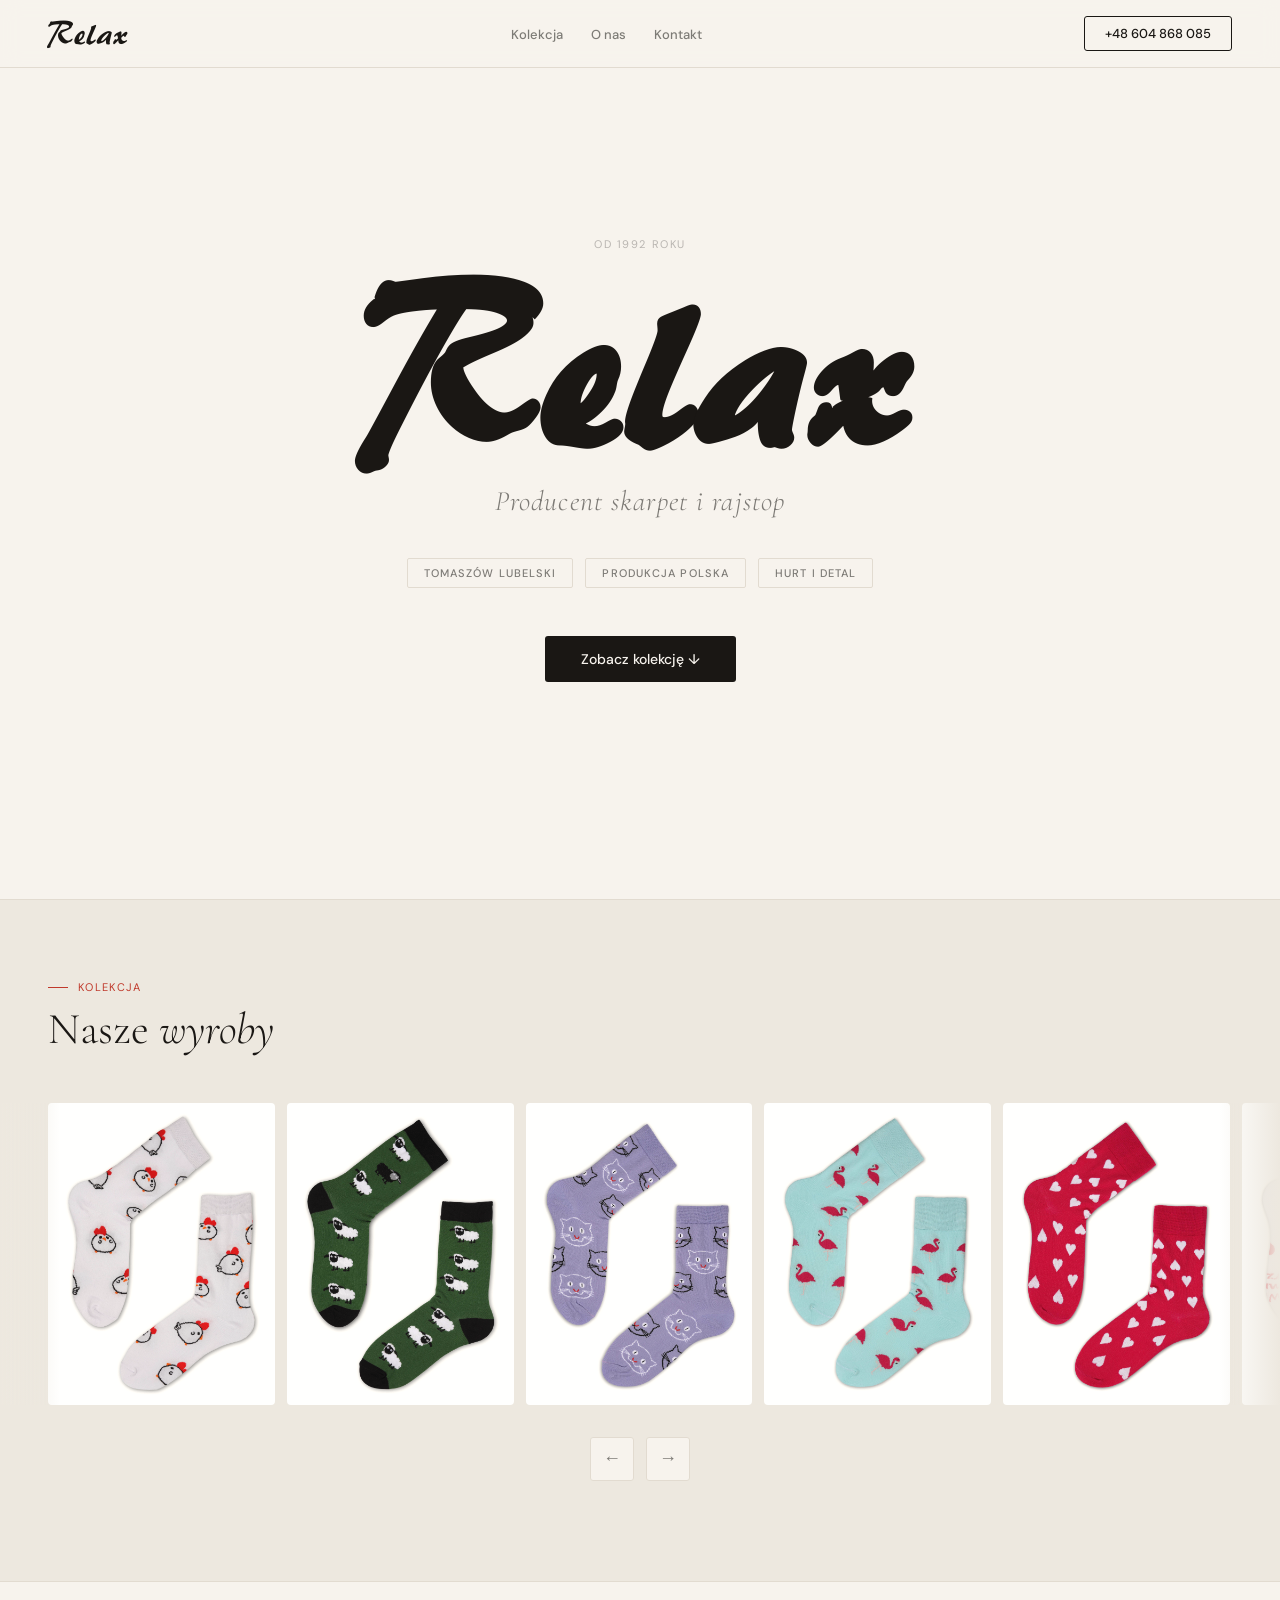
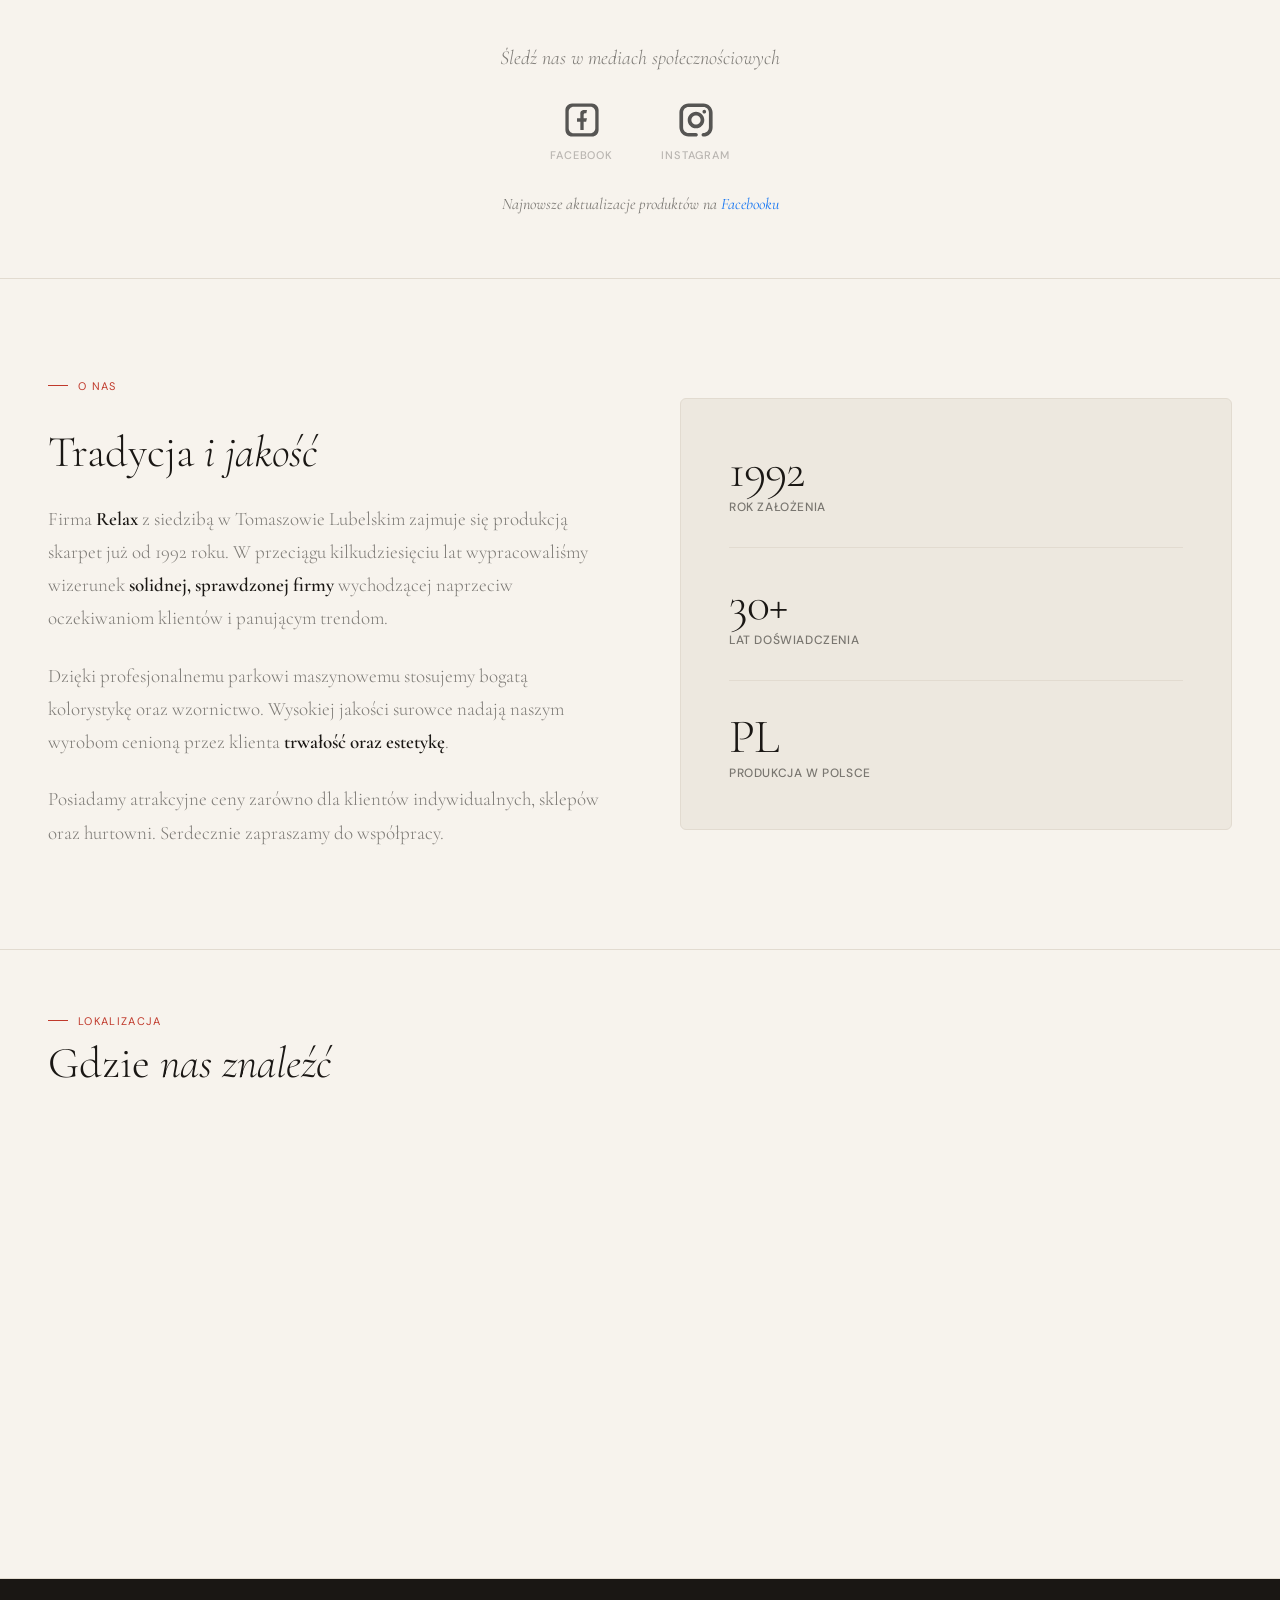
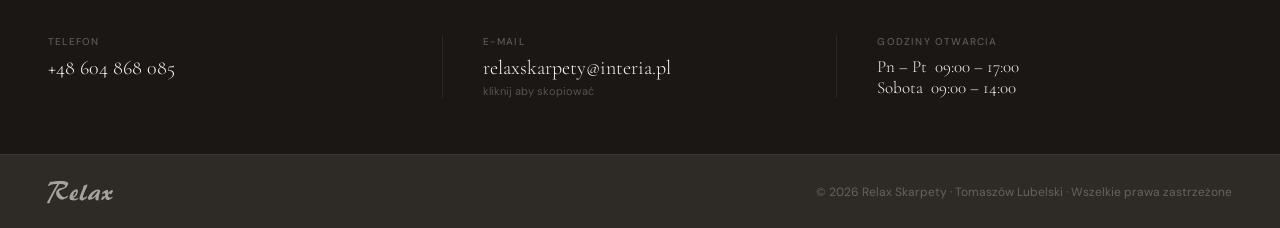
<file: legacy/site-2026-09-06/index.html>
<!DOCTYPE html>
<html lang="pl">
<head>
<meta charset="UTF-8">
<meta name="viewport" content="width=device-width, initial-scale=1.0">
<meta name="google-site-verification" content="TSP7MWj75XGU5eLMUehEuxETIdaj9AF4-_jXNBd8kJw" />
<title>Relax Skarpety — Tomaszów Lubelski</title>
<link rel="icon" type="image/png" href="icons/favicon.png">
<link rel="preconnect" href="https://fonts.googleapis.com">
<link href="https://fonts.googleapis.com/css2?family=Cormorant+Garamond:ital,wght@0,300;0,400;0,600;1,300;1,400&family=DM+Sans:wght@400;500&display=swap" rel="stylesheet">
<style>
@font-face {
  font-family: 'Brush 445';
  src: url('fonts/brush-445.woff2') format('woff2'),
       url('fonts/brush-445.woff') format('woff');
}

*, *::before, *::after { box-sizing: border-box; margin: 0; padding: 0; }

:root {
  --cream:    #f7f3ed;
  --cream-2:  #ede8df;
  --cream-3:  #e2dbd0;
  --ink:      #1a1714;
  --ink-2:    #2e2a26;
  --ink-soft: rgba(26,23,20,0.55);
  --ink-dim:  rgba(26,23,20,0.28);
  --rust:     #c0392b;
  --font-display: 'Brush 445', cursive;
  --font-serif:   'Cormorant Garamond', serif;
  --font-body:    'DM Sans', sans-serif;
}

html { scroll-behavior: smooth; }
body { background: var(--cream); color: var(--ink); font-family: var(--font-body); overflow-x: hidden; }

/* ── NAV ── */
nav {
  position: fixed; top: 0; left: 0; right: 0; z-index: 200;
  display: flex; align-items: center; justify-content: space-between;
  padding: 16px 48px;
  background: rgba(247,243,237,0.92);
  backdrop-filter: blur(10px);
  border-bottom: 1px solid var(--cream-3);
}
.nav-brand { font-family: var(--font-display); font-size: 32px; color: var(--ink); text-decoration: none; line-height: 1; }
.nav-links { display: flex; gap: 28px; list-style: none; }
.nav-links a { font-size: 13px; font-weight: 500; color: var(--ink-soft); text-decoration: none; transition: color 0.15s; }
.nav-links a:hover { color: var(--ink); }
.nav-contact { font-size: 13px; font-weight: 500; color: var(--ink); text-decoration: none; padding: 8px 20px; border: 1px solid var(--ink); border-radius: 3px; transition: background 0.15s, color 0.15s; }
.nav-contact:hover { background: var(--ink); color: var(--cream); }

/* ── HERO ── */
.hero {
  min-height: 100vh;
  display: flex; flex-direction: column;
  align-items: center; justify-content: center;
  padding: 100px 48px 80px;
  text-align: center;
  border-bottom: 1px solid var(--cream-3);
}
.hero-rule { display: flex; align-items: center; gap: 16px; margin-bottom: 28px; }
.hero-rule span { font-size: 11px; letter-spacing: 0.14em; text-transform: uppercase; color: var(--ink-dim); }
.hero-rule::before, .hero-rule::after { content: ''; flex: 1; max-width: 80px; height: 1px; background: var(--cream-3); }
.hero h1 { font-family: var(--font-display); font-size: clamp(100px, 18vw, 220px); line-height: 0.88; color: var(--ink); margin-bottom: 12px; }
.hero-tagline { font-family: var(--font-serif); font-size: clamp(18px, 2.5vw, 28px); font-weight: 300; font-style: italic; color: var(--ink-soft); letter-spacing: 0.04em; margin-bottom: 40px; }
.hero-badges { display: flex; gap: 12px; flex-wrap: wrap; justify-content: center; margin-bottom: 48px; }
.badge { font-size: 11px; letter-spacing: 0.1em; text-transform: uppercase; padding: 7px 16px; border: 1px solid var(--cream-3); border-radius: 2px; color: var(--ink-soft); font-weight: 500; }
.hero-cta { display: inline-flex; align-items: center; gap: 10px; font-size: 14px; font-weight: 500; padding: 14px 36px; background: var(--ink); color: var(--cream); text-decoration: none; border-radius: 3px; transition: background 0.15s; }
.hero-cta:hover { background: var(--ink-2); }

/* ── GALLERY ── */
.gallery { padding: 80px 0 100px; overflow: hidden; background: var(--cream-2); border-bottom: 1px solid var(--cream-3); }
.gallery-header { padding: 0 48px; margin-bottom: 48px; }
.section-eyebrow { font-size: 11px; letter-spacing: 0.12em; text-transform: uppercase; color: var(--rust); margin-bottom: 10px; display: flex; align-items: center; gap: 10px; }
.section-eyebrow::before { content: ''; width: 20px; height: 1px; background: var(--rust); }
.section-title { font-family: var(--font-serif); font-size: clamp(28px, 4vw, 44px); font-weight: 300; color: var(--ink); line-height: 1.15; }
.section-title em { font-style: italic; }

.carousel-wrap { position: relative; }
.carousel-track-outer { overflow: hidden; position: relative; }
.carousel-track-outer::before,
.carousel-track-outer::after { content: ''; position: absolute; top: 0; height: 100%; width: 60px; z-index: 10; pointer-events: none; }
.carousel-track-outer::before { left: 0; background: linear-gradient(to right, var(--cream-2), transparent); }
.carousel-track-outer::after  { right: 0; background: linear-gradient(to left, var(--cream-2), transparent); }

.carousel-track { display: flex; gap: 12px; list-style: none; padding: 0 48px; transition: transform 0.6s cubic-bezier(0.65,0,0.35,1); }
.carousel-slide { flex: 0 0 calc(20% - 10px); }
.carousel-slide img { width: 100%; aspect-ratio: 3/4; object-fit: cover; display: block; border-radius: 4px; filter: sepia(8%); transition: filter 0.3s, transform 0.3s; }
.carousel-slide img:hover { filter: sepia(0%); transform: scale(1.02); }

.carousel-controls { display: flex; justify-content: center; gap: 12px; margin-top: 32px; }
.c-btn { width: 44px; height: 44px; border: 1px solid var(--cream-3); background: var(--cream); border-radius: 3px; cursor: pointer; display: flex; align-items: center; justify-content: center; font-size: 18px; color: var(--ink-soft); transition: border-color 0.15s, color 0.15s; }
.c-btn:hover { border-color: var(--ink); color: var(--ink); }

/* ── SOCIALS ── */
.socials-section { padding: 64px 48px; display: flex; flex-direction: column; align-items: center; gap: 32px; border-bottom: 1px solid var(--cream-3); }
.socials-title { font-family: var(--font-serif); font-size: 20px; font-weight: 300; font-style: italic; color: var(--ink-soft); }
.socials-links { display: flex; gap: 48px; align-items: center; }
.social-link { display: flex; flex-direction: column; align-items: center; gap: 10px; text-decoration: none; transition: transform 0.2s; }
.social-link:hover { transform: translateY(-3px); }
.social-link img { width: 36px; height: 36px; opacity: 0.65; transition: opacity 0.2s; }
.social-link:hover img { opacity: 1; }
.social-link span { font-size: 11px; letter-spacing: 0.08em; text-transform: uppercase; color: var(--ink-dim); font-weight: 500; }
.social-update { font-family: var(--font-serif); font-size: 16px; font-style: italic; color: var(--ink-soft); }
.social-update a { color: #1877F2; text-decoration: none; }
.social-update a:hover { text-decoration: underline; }

/* ── ABOUT ── */
.about { padding: 100px 48px; display: grid; grid-template-columns: 1fr 1fr; gap: 80px; align-items: center; border-bottom: 1px solid var(--cream-3); }
.about-text-block { display: flex; flex-direction: column; gap: 24px; }
.about-body { font-family: var(--font-serif); font-size: 19px; font-weight: 300; line-height: 1.75; color: var(--ink-soft); }
.about-body strong { font-weight: 600; color: var(--ink); }
.about-aside { background: var(--cream-2); border: 1px solid var(--cream-3); border-radius: 6px; padding: 48px; display: flex; flex-direction: column; gap: 32px; }
.aside-stat-num { font-family: var(--font-serif); font-size: 48px; font-weight: 300; color: var(--ink); line-height: 1; letter-spacing: -0.02em; }
.aside-stat-label { font-size: 12px; font-weight: 500; color: var(--ink-soft); letter-spacing: 0.05em; text-transform: uppercase; margin-top: 4px; }
.aside-divider { height: 1px; background: var(--cream-3); }

/* ── MAP ── */
.map-section { border-bottom: 1px solid var(--cream-3); }
.map-header { padding: 64px 48px 40px; }
.map-iframe-wrap { width: 100%; height: 450px; }
.map-iframe-wrap iframe { width: 100%; height: 100%; border: 0; filter: sepia(12%) contrast(1.04); display: block; }

/* ── FOOTER (contains contact + copyright) ── */
footer {
  background: var(--ink);
  color: var(--cream);
}
.footer-contact {
  padding: 56px 48px;
  display: grid;
  grid-template-columns: 1fr 1fr 1fr;
}
.footer-cell { padding: 0 40px; border-right: 1px solid rgba(255,255,255,0.07); }
.footer-cell:first-child { padding-left: 0; }
.footer-cell:last-child { border-right: none; }
.footer-cell-label { font-size: 10px; letter-spacing: 0.12em; text-transform: uppercase; color: rgba(247,243,237,0.3); font-weight: 500; margin-bottom: 8px; }
.footer-cell-value { font-family: var(--font-serif); font-size: 20px; font-weight: 300; color: var(--cream); text-decoration: none; display: block; transition: color 0.15s; cursor: pointer; }
.footer-cell-value:hover { color: rgba(247,243,237,0.75); }
.copy-hint { font-size: 11px; color: rgba(247,243,237,0.28); margin-top: 4px; }

.footer-bottom {
  padding: 20px 48px;
  border-top: 1px solid rgba(255,255,255,0.06);
  display: flex; align-items: center; justify-content: space-between;
  background: var(--ink-2);
}
.footer-brand { font-family: var(--font-display); font-size: 26px; color: var(--cream); opacity: 0.6; }
.footer-copy { font-size: 12px; color: rgba(247,243,237,0.28); }

/* ── FADE ── */
@keyframes fadeUp { from { opacity:0; transform:translateY(16px); } to { opacity:1; transform:translateY(0); } }
.fade { opacity: 0; }
.fade.in { animation: fadeUp 0.5s ease forwards; }
.fade-d1 { animation-delay: 0.1s; }
.fade-d2 { animation-delay: 0.2s; }
.fade-d3 { animation-delay: 0.3s; }

/* ── MOBILE ── */
@media (max-width: 768px) {
  nav { padding: 14px 20px; }
  .nav-links { display: none; }
  .hero { padding: 80px 20px 56px; }
  .hero h1 { font-size: clamp(72px, 22vw, 130px); }
  .gallery-header { padding: 0 20px; }
  .carousel-track { padding: 0 20px; }
  .carousel-slide { flex: 0 0 68%; }
  .socials-section { padding: 48px 20px; }
  .about { grid-template-columns: 1fr; gap: 40px; padding: 60px 20px; }
  .map-header { padding: 48px 20px 28px; }
  .footer-contact { grid-template-columns: 1fr; padding: 40px 20px; gap: 0; }
  .footer-cell { padding: 0 0 24px; border-right: none; border-bottom: 1px solid rgba(255,255,255,0.07); margin-bottom: 24px; }
  .footer-cell:last-child { border-bottom: none; margin-bottom: 0; padding-bottom: 0; }
  .footer-bottom { flex-direction: column; gap: 6px; text-align: center; padding: 16px 20px; }
}
</style>
</head>
<body>

<nav>
  <a href="#" class="nav-brand">Relax</a>
  <ul class="nav-links">
    <li><a href="#kolekcja">Kolekcja</a></li>
    <li><a href="#o-nas">O nas</a></li>
    <li><a href="#kontakt">Kontakt</a></li>
  </ul>
  <a href="tel:+48604868085" class="nav-contact">+48 604 868 085</a>
</nav>

<!-- HERO -->
<section class="hero" id="hero">
  <div class="hero-rule fade"><span>Od 1992 roku</span></div>
  <h1 class="fade fade-d1">Relax</h1>
  <p class="hero-tagline fade fade-d2">Producent skarpet i rajstop</p>
  <div class="hero-badges fade fade-d3">
    <span class="badge">Tomaszów Lubelski</span>
    <span class="badge">Produkcja polska</span>
    <span class="badge">Hurt i detal</span>
  </div>
  <a href="#kolekcja" class="hero-cta fade fade-d3">Zobacz kolekcję ↓</a>
</section>

<!-- GALLERY -->
<section class="gallery" id="kolekcja">
  <div class="gallery-header">
    <div class="section-eyebrow">Kolekcja</div>
    <h2 class="section-title">Nasze <em>wyroby</em></h2>
  </div>
  <div class="carousel-wrap">
    <div class="carousel-track-outer">
      <ul class="carousel-track" id="track">
        <li class="carousel-slide"><img src="images/img1.jpg" alt="Skarpety Relax"></li>
        <li class="carousel-slide"><img src="images/img2.jpg" alt="Skarpety Relax"></li>
        <li class="carousel-slide"><img src="images/img3.jpg" alt="Skarpety Relax"></li>
        <li class="carousel-slide"><img src="images/img4.jpg" alt="Skarpety Relax"></li>
        <li class="carousel-slide"><img src="images/img5.jpg" alt="Skarpety Relax"></li>
        <li class="carousel-slide"><img src="images/img6.jpg" alt="Skarpety Relax"></li>
        <li class="carousel-slide"><img src="images/img7.jpg" alt="Skarpety Relax"></li>
        <li class="carousel-slide"><img src="images/img8.jpg" alt="Skarpety Relax"></li>
        <li class="carousel-slide"><img src="images/img9.jpg" alt="Skarpety Relax"></li>
        <li class="carousel-slide"><img src="images/img10.jpg" alt="Skarpety Relax"></li>
      </ul>
    </div>
    <div class="carousel-controls">
      <button class="c-btn" id="prev" aria-label="Poprzedni">←</button>
      <button class="c-btn" id="next" aria-label="Następny">→</button>
    </div>
  </div>
</section>

<!-- SOCIALS -->
<section class="socials-section">
  <p class="socials-title">Śledź nas w mediach społecznościowych</p>
  <div class="socials-links">
    <a href="https://www.facebook.com/RelaxSkarpety?locale=pl_PL" target="_blank" class="social-link">
      <img src="icons/facebook.svg" alt="Facebook">
      <span>Facebook</span>
    </a>
    <a href="https://www.instagram.com/relax.skarpety/" target="_blank" class="social-link">
      <img src="icons/instagram.svg" alt="Instagram">
      <span>Instagram</span>
    </a>
  </div>
  <p class="social-update">Najnowsze aktualizacje produktów na <a href="https://www.facebook.com/RelaxSkarpety" target="_blank">Facebooku</a></p>
</section>

<!-- ABOUT -->
<section class="about" id="o-nas">
  <div class="about-text-block">
    <div class="section-eyebrow">O nas</div>
    <h2 class="section-title">Tradycja <em>i jakość</em></h2>
    <p class="about-body">Firma <strong>Relax</strong> z siedzibą w Tomaszowie Lubelskim zajmuje się produkcją skarpet już od 1992 roku. W przeciągu kilkudziesięciu lat wypracowaliśmy wizerunek <strong>solidnej, sprawdzonej firmy</strong> wychodzącej naprzeciw oczekiwaniom klientów i panującym trendom.</p>
    <p class="about-body">Dzięki profesjonalnemu parkowi maszynowemu stosujemy bogatą kolorystykę oraz wzornictwo. Wysokiej jakości surowce nadają naszym wyrobom cenioną przez klienta <strong>trwałość oraz estetykę</strong>.</p>
    <p class="about-body">Posiadamy atrakcyjne ceny zarówno dla klientów indywidualnych, sklepów oraz hurtowni. Serdecznie zapraszamy do współpracy.</p>
  </div>
  <div class="about-aside">
    <div>
      <div class="aside-stat-num">1992</div>
      <div class="aside-stat-label">rok założenia</div>
    </div>
    <div class="aside-divider"></div>
    <div>
      <div class="aside-stat-num">30+</div>
      <div class="aside-stat-label">lat doświadczenia</div>
    </div>
    <div class="aside-divider"></div>
    <div>
      <div class="aside-stat-num">PL</div>
      <div class="aside-stat-label">produkcja w Polsce</div>
    </div>
  </div>
</section>

<!-- MAP -->
<section class="map-section" id="gdzie">
  <div class="map-header">
    <div class="section-eyebrow">Lokalizacja</div>
    <h2 class="section-title">Gdzie <em>nas znaleźć</em></h2>
  </div>
  <div class="map-iframe-wrap">
    <iframe src="https://www.google.com/maps/embed?pb=!1m18!1m12!1m3!1d635.1364904721734!2d23.420009128585807!3d50.449557298217066!2m3!1f0!2f0!3f0!3m2!1i1024!2i768!4f13.1!3m3!1m2!1s0x4724a627021b38a1%3A0xcf8136404e17eef4!2srelax%20skarpety!5e0!3m2!1spl!2spl!4v1756070618211!5m2!1spl!2spl" allowfullscreen loading="lazy" referrerpolicy="no-referrer-when-downgrade" title="Relax Skarpety — mapa"></iframe>
  </div>
</section>

<!-- FOOTER (contact + copyright w jednym bloku) -->
<footer id="kontakt">
  <div class="footer-contact">
    <div class="footer-cell">
      <div class="footer-cell-label">Telefon</div>
      <a href="tel:+48604868085" class="footer-cell-value">+48 604 868 085</a>
    </div>
    <div class="footer-cell">
      <div class="footer-cell-label">E-mail</div>
      <span class="footer-cell-value" id="email-copy">relaxskarpety@interia.pl</span>
      <div class="copy-hint" id="copy-hint">kliknij aby skopiować</div>
    </div>
    <div class="footer-cell">
      <div class="footer-cell-label">Godziny otwarcia</div>
      <span class="footer-cell-value" style="cursor:default; font-size:17px;">
        Pn – Pt &nbsp;09:00 – 17:00<br>
        Sobota &nbsp;09:00 – 14:00
      </span>
    </div>
  </div>
  <div class="footer-bottom">
    <div class="footer-brand">Relax</div>
    <div class="footer-copy">© 2026 Relax Skarpety · Tomaszów Lubelski · Wszelkie prawa zastrzeżone</div>
  </div>
</footer>

<script>
// Carousel
const track = document.getElementById('track');
let isMoving = false, autoTimer;

function sw() {
  const s = track.children[0];
  return s.getBoundingClientRect().width + 12;
}
function next() {
  if (isMoving) return; isMoving = true;
  track.style.transition = 'transform .6s cubic-bezier(.65,0,.35,1)';
  track.style.transform = `translateX(-${sw()}px)`;
  track.addEventListener('transitionend', () => {
    track.appendChild(track.firstElementChild);
    track.style.transition = 'none';
    track.style.transform = 'translateX(0)';
    isMoving = false;
  }, { once: true });
}
function prev() {
  if (isMoving) return; isMoving = true;
  track.insertBefore(track.lastElementChild, track.firstElementChild);
  track.style.transition = 'none';
  track.style.transform = `translateX(-${sw()}px)`;
  requestAnimationFrame(() => requestAnimationFrame(() => {
    track.style.transition = 'transform .6s cubic-bezier(.65,0,.35,1)';
    track.style.transform = 'translateX(0)';
  }));
  track.addEventListener('transitionend', () => { isMoving = false; }, { once: true });
}
function startAuto() { clearInterval(autoTimer); autoTimer = setInterval(next, 3500); }
function stopAuto()  { clearInterval(autoTimer); }

document.getElementById('next').addEventListener('click', () => { next(); startAuto(); });
document.getElementById('prev').addEventListener('click', () => { prev(); startAuto(); });
document.querySelector('.carousel-wrap').addEventListener('mouseenter', stopAuto);
document.querySelector('.carousel-wrap').addEventListener('mouseleave', startAuto);
startAuto();

// Email copy
const emailEl  = document.getElementById('email-copy');
const copyHint = document.getElementById('copy-hint');
emailEl.addEventListener('click', () => {
  navigator.clipboard.writeText('relaxskarpety@interia.pl').then(() => {
    copyHint.textContent = '✓ skopiowano';
    copyHint.style.color = 'rgba(247,243,237,0.6)';
    setTimeout(() => { copyHint.textContent = 'kliknij aby skopiować'; copyHint.style.color = ''; }, 2500);
  });
});

// Fade in
const io = new IntersectionObserver(
  entries => entries.forEach(e => { if (e.isIntersecting) e.target.classList.add('in'); }),
  { threshold: 0.12 }
);
document.querySelectorAll('.fade').forEach(el => io.observe(el));
</script>
</body>
</html>
</file>
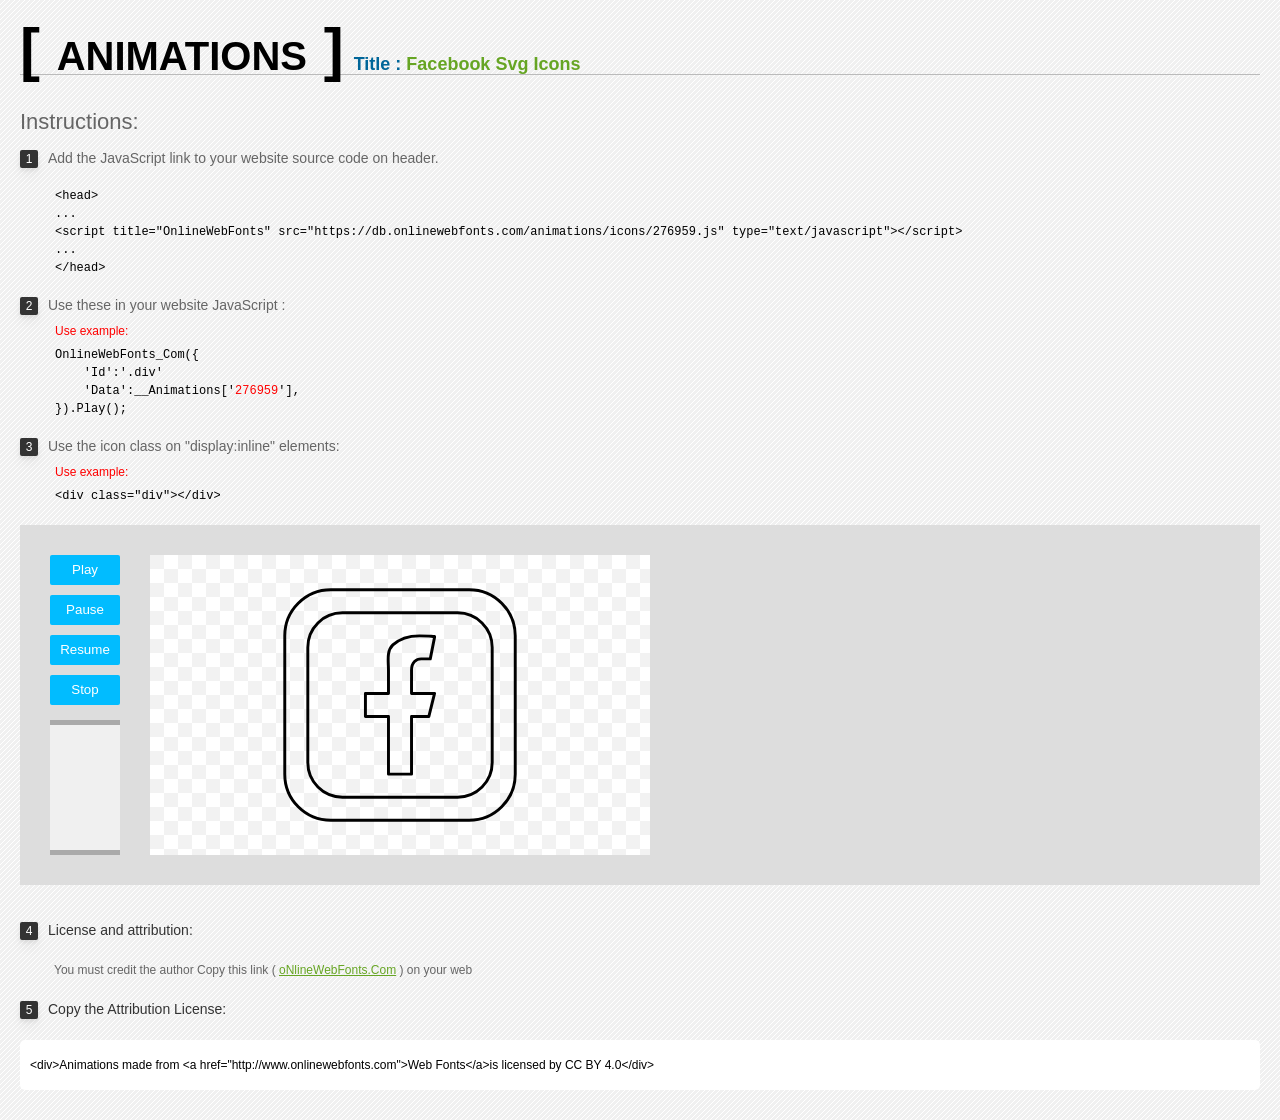
<file: legacy/site-2026-09-06/icons/Animations/Animations.html>
<!doctype html>
<html>
<head>
<meta charset="utf-8">
<title>facebook Svg Animations Demo</title>
<style type="text/css">
*{margin:0;padding:0;list-style-type:none;}body{font-family:Arial,Helvetica,sans-serif;line-height:1.5;font-size:16px;padding:20px;color:#333;background-image:url([data-uri]);}a{color:#66A523;}a:hover,.g:hover{opacity:0.7;}h1{font-size:60px;border-bottom:1px solid #bbb;line-height:20px;color:#000;text-transform:uppercase;margin-top:20px;}h1 a{font-size:18px;color:#66a523;text-decoration:none;text-transform:capitalize;margin-left:10px;}h1 font{font-size:40px;}h1 small{font-size:18px;color:#006699;}.info{float:left;font-size:14px;margin-top:30px;color:#666;}.info .inst{font-size:22px;margin-bottom:10px;}.info span,.by span{color:#fff;border-radius:2px;display:inline-block;width:18px;height:18px;text-align:center;margin-right:10px;background-color:#333333;font-size:12px;line-height:18px;box-shadow:0px 2px 4px rgba(0,0,0,0.08),0px 8px 12px rgba(0,0,0,0.04);}.info .exs{font-size:12px;color:#666;margin-left:35px;display:block;}.info .exs font{color:#f00;line-height:30px;}.by{padding-top:15px;float:left;width:100%;margin-top:10px;margin-right:0;margin-bottom:10px;margin-left:0;font-size:14px;color:#666;}.by .b{padding-top:10px;padding-bottom:10px;color:#333;}.by .a{padding-top:10px;padding-bottom:10px;margin-left:34px;font-size:12px;}.te{width:100%;height:auto;border:0px solid #CCC;resize:none;float:left;margin-top:10px;line-height:50px;overflow:hidden;border-radius:5px;color:#000000;background-color:#FFF;font-size:12px;margin-bottom:20px;text-indent:10px;}pre{color:#000;}.demo{float:left;width:100%;height:auto;margin-top:20px;}.demo li{float:left;width:100%;height:auto;background-color:#ddd;padding-top:30px;padding-bottom:30px;position:relative;}.demo li .b{float:left;width:70px;margin-right:30px;margin-left:30px;height:auto;}.demo li .b button{line-height:30px;color:#FFF;background-color:#01BCFF;cursor:pointer;float:left;width:100%;margin-bottom:10px;height:30px;overflow:hidden;white-space:nowrap;border:0px solid #FFF;border-radius:2px;}.demo li .i{float:left;height:300px;width:500px;background-image:url([data-uri]);background-color:#FFF;}.demo li .i svg{float:left;height:250px;width:250px;margin-top:25px;margin-left:125px;}.demo li .r{float:left;height:130px;width:70px;position:absolute;left:30px;bottom:30px;border-bottom:5px solid #aaa;background-color:#F0F0F0;}.demo li .r div{float:left;height:5px;width:100%;background-color:#aaa;min-height:5px;}
</style>
<script src="animations.js" type="text/javascript"></script>
<script type="text/javascript">
var _data = {};
window.onload = function(){
	var _li = document.querySelector('.demo').getElementsByTagName('li');
	for(var i in _li){
		if(_li[i].tagName == undefined){break;}
		var x = _li[i].getAttribute('OnlineWebFonts-id');
		_data[x] = OnlineWebFonts_Com({
			'Id':'[OnlineWebFonts-id="'+x+'"] .i',
			'Data':__Animations[x],
			'Status':function(t,a){
				if(t == '100'){t = '0';}
				var a = a.replace(/ .i/g,'');
				document.querySelector(''+a+' .r div').style.height = t+'%';
			}
		});
	}
}
function OnlineWebFonts_Click(e){
	var x = e.parentNode.parentNode;
	var _i = _data[x.getAttribute('OnlineWebFonts-id')];
	var _d = e.getAttribute('data');
	switch(_d){
		case 'Play':
			_i.Play();
		break;
		case 'Pause':
			_i.Pause();
		break;
		case 'Resume':
			_i.Resume();
		break;
		case 'Stop':
			_i.Stop();
		break;
	}
}
</script>
</head>

<body>
<h1> <span>[ <font>Animations</font> ]</span><a href="http://www.onlinewebfonts.com/icon/276959" target="_blank"><small>Title : </small>facebook Svg Icons</a> </h1>
<div class="info">
  <div class="inst">Instructions:</div>
  <span>1</span>Add the JavaScript link to your website source code on header. 
  <div class="exs"><br/>
    <pre>
&lt;head&gt;
...
&lt;script title=&quot;OnlineWebFonts&quot; src=&quot;https://db.onlinewebfonts.com/animations/icons/276959.js&quot; type=&quot;text/javascript&quot;&gt;&lt;/script&gt;
...
&lt;/head&gt;
</pre>
    <br/>
  </div>
  <span>2</span>Use these in your website JavaScript : 
  <div class="exs">
<font>Use example:</font><br/><pre>
OnlineWebFonts_Com({
    'Id':'.div'
    'Data':__Animations['<font style="line-height:12px">276959</font>'],
}).Play();
</pre><br/>
  </div>
  <span>3</span>Use the icon class on "display:inline" elements: 
  <div class="exs"><font>Use example:</font> <br/>
    <pre>
&lt;div class="div"&gt;&lt;/div&gt;
</pre>
  </div>
</div>
<!--demo-->
<ul class="demo">
<li OnlineWebFonts-id="276959">
    <div class="b">
      <button onClick="OnlineWebFonts_Click(this)" data="Play">Play</button>
      <button onClick="OnlineWebFonts_Click(this)" data="Pause">Pause</button>
      <button onClick="OnlineWebFonts_Click(this)" data="Resume">Resume</button>
      <button onClick="OnlineWebFonts_Click(this)" data="Stop">Stop</button>
    </div>
    <div class="r">
      <div></div>
    </div>
    <div class="i"></div>
  </li>
</ul>
<!--demo-->
<div class="by">
  <div class="b"><span>4</span>License and attribution:</div>
  <div class="a">You must credit the author Copy this link ( <a href="http://www.onlinewebfonts.com" target="_blank">oNlineWebFonts.Com</a> ) on your web</div>
  <div class="b"><span>5</span>Copy the Attribution License:</div>
  <div class="te">&lt;div&gt;Animations made from &lt;a href="http://www.onlinewebfonts.com"&gt;Web Fonts&lt;/a&gt;is licensed by CC BY 4.0&lt;/div&gt;</div>
</div>
</body>
</html>
</file>
